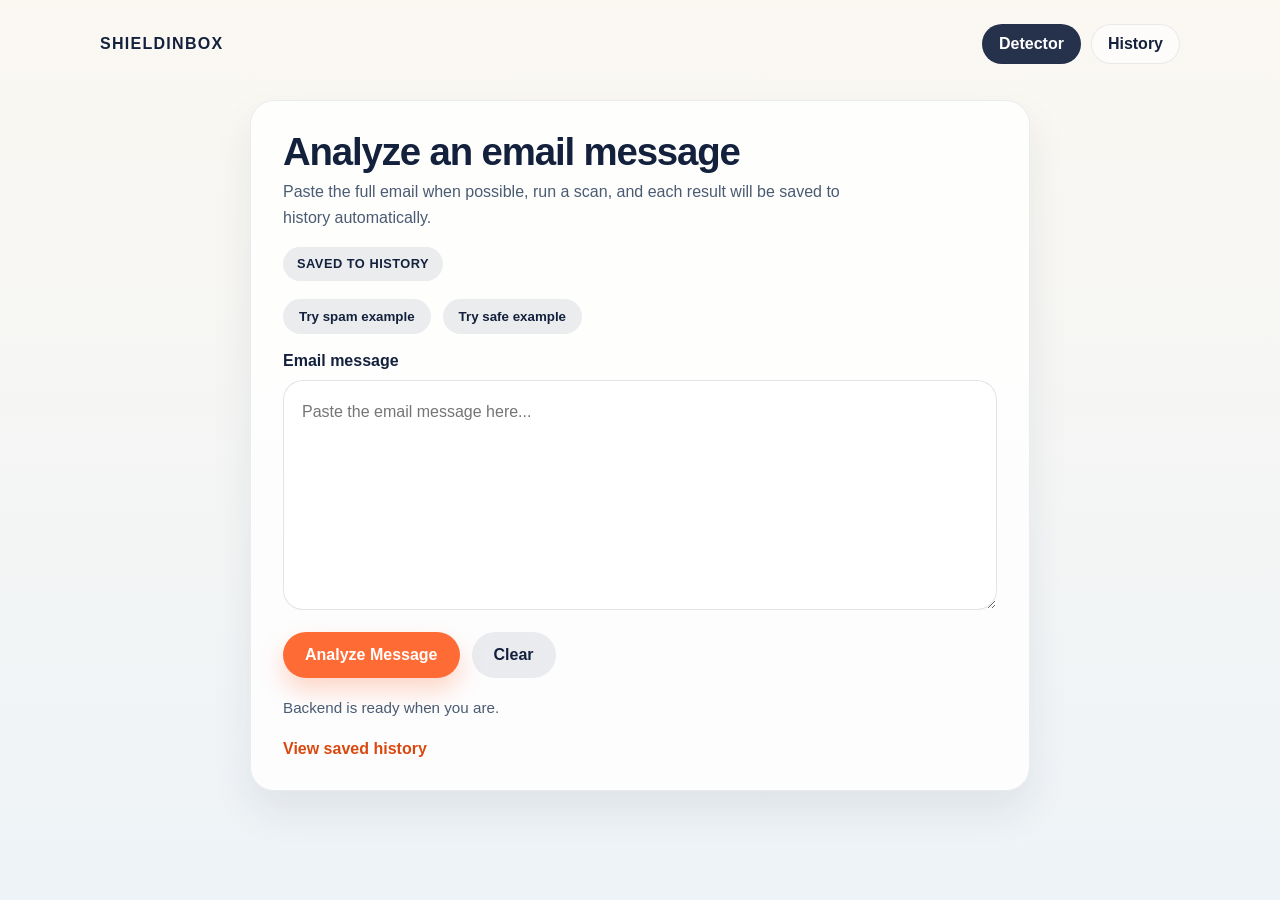
<file: frontend/index.html>
<!DOCTYPE html>
<html lang="en">
<head>
    <meta charset="UTF-8">
    <meta name="viewport" content="width=device-width, initial-scale=1.0">
    <title>Spam Email Detector</title>
    <link rel="stylesheet" href="style.css">
</head>
<body class="page-home">
    <header class="topbar">
        <a class="brand-mark" href="index.html">ShieldInbox</a>
        <nav class="top-nav" aria-label="Primary">
            <a class="nav-link active" href="index.html">Detector</a>
            <a class="nav-link" href="history.html">History</a>
        </nav>
    </header>

    <main class="home-shell">
        <section class="home-content">
            <section class="detector-panel">
                <div class="panel-header">
                    <div>
                        <h1>Analyze an email message</h1>
                        <p>Paste the full email when possible, run a scan, and each result will be saved to history automatically.</p>
                    </div>
                    <span class="panel-badge">Saved to history</span>
                </div>

                <div class="chip-row">
                    <button class="sample-chip" data-sample="spam" type="button">Try spam example</button>
                    <button class="sample-chip" data-sample="ham" type="button">Try safe example</button>
                </div>

                <label for="emailText">Email message</label>
                <textarea id="emailText" placeholder="Paste the email message here..."></textarea>

                <div class="actions">
                    <button id="analyzeBtn" type="button">Analyze Message</button>
                    <button id="clearBtn" class="secondary" type="button">Clear</button>
                </div>

                <p id="status" class="status">Backend is ready when you are.</p>

                <section id="result" class="result hidden" aria-live="polite">
                    <p class="result-tag">Prediction</p>
                    <h2 id="resultLabel">Waiting for analysis</h2>
                    <p id="resultConfidence" class="result-confidence"></p>
                </section>

                <a class="history-shortcut" href="history.html">View saved history</a>
            </section>
        </section>
    </main>

    <script src="script.js"></script>
</body>
</html>
</file>
<file: frontend/style.css>
:root {
    --bg-top: #f8f4eb;
    --bg-bottom: #dbe9f5;
    --card-bg: rgba(255, 255, 255, 0.82);
    --card-border: rgba(17, 24, 39, 0.08);
    --text-main: #14213d;
    --text-soft: #4a5b72;
    --accent: #ff6b35;
    --accent-dark: #d9480f;
    --safe: #0f766e;
    --spam: #b42318;
    --shadow: 0 28px 60px rgba(20, 33, 61, 0.12);
}

* {
    box-sizing: border-box;
}

body {
    margin: 0;
    min-height: 100vh;
    font-family: "Avenir Next", "Trebuchet MS", sans-serif;
    color: var(--text-main);
    background:
        radial-gradient(circle at top left, rgba(255, 107, 53, 0.14), transparent 28%),
        radial-gradient(circle at top right, rgba(15, 118, 110, 0.13), transparent 26%),
        linear-gradient(160deg, var(--bg-top), var(--bg-bottom));
}

body::before {
    content: "";
    position: fixed;
    inset: 0;
    background-image:
        linear-gradient(rgba(20, 33, 61, 0.03) 1px, transparent 1px),
        linear-gradient(90deg, rgba(20, 33, 61, 0.03) 1px, transparent 1px);
    background-size: 26px 26px;
    pointer-events: none;
}

.topbar,
.history-shell,
.about-shell {
    position: relative;
    z-index: 1;
    width: min(1180px, calc(100% - 48px));
    margin: 0 auto;
}

.topbar {
    padding-top: 24px;
    display: flex;
    align-items: center;
    justify-content: space-between;
    gap: 16px;
}

.brand-mark {
    color: var(--text-main);
    text-decoration: none;
    font-size: 1rem;
    font-weight: 800;
    letter-spacing: 0.08em;
    text-transform: uppercase;
}

.top-nav {
    display: flex;
    align-items: center;
    gap: 10px;
    flex-wrap: wrap;
}

.nav-link,
.history-shortcut,
.button-link {
    display: inline-flex;
    align-items: center;
    justify-content: center;
    text-decoration: none;
}

.nav-link {
    padding: 10px 16px;
    border-radius: 999px;
    color: var(--text-main);
    background: rgba(255, 255, 255, 0.58);
    border: 1px solid rgba(20, 33, 61, 0.08);
    font-weight: 700;
}

.nav-link.active {
    background: rgba(20, 33, 61, 0.92);
    color: #fff;
}

body.page-home {
    background: linear-gradient(180deg, #fbf8f2 0%, #eef3f7 100%);
}

body.page-home::before {
    background-image: none;
}

.page-home .topbar {
    width: min(1080px, calc(100% - 48px));
}

.home-shell {
    position: relative;
    z-index: 1;
    width: min(1080px, calc(100% - 48px));
    margin: 0 auto;
    padding: 36px 0 56px;
    display: grid;
    gap: 28px;
}

.detector-panel {
    border-radius: 24px;
    border: 1px solid rgba(20, 33, 61, 0.08);
    background: rgba(255, 255, 255, 0.82);
    box-shadow: 0 20px 40px rgba(20, 33, 61, 0.08);
}

.home-content {
    display: block;
}

.detector-panel {
    width: min(100%, 780px);
    margin: 0 auto;
    padding: 32px;
}

.panel-header {
    display: flex;
    align-items: flex-start;
    justify-content: space-between;
    gap: 16px;
    flex-wrap: wrap;
    margin-bottom: 18px;
}

.panel-header h1 {
    margin: 0;
    font-size: clamp(2rem, 3vw, 2.6rem);
    line-height: 1;
    letter-spacing: -0.03em;
}

.panel-header p {
    margin: 8px 0 0;
    max-width: 560px;
    color: var(--text-soft);
    line-height: 1.6;
}

.panel-badge {
    display: inline-flex;
    align-items: center;
    min-height: 34px;
    padding: 8px 14px;
    border-radius: 999px;
    background: rgba(20, 33, 61, 0.08);
    color: var(--text-main);
    font-size: 0.8rem;
    font-weight: 800;
    letter-spacing: 0.04em;
    text-transform: uppercase;
}

.page-home .chip-row {
    margin-bottom: 18px;
}

.page-home textarea {
    min-height: 230px;
    background: rgba(255, 255, 255, 0.96);
}

.page-home .result {
    margin-top: 20px;
}

.page-home .history-shortcut {
    margin-top: 20px;
    display: inline-flex;
    align-items: center;
}

.app-shell {
    position: relative;
    z-index: 1;
    width: min(1180px, calc(100% - 48px));
    margin: 0 auto;
    padding: 56px 0 48px;
    display: grid;
    grid-template-columns: minmax(0, 1.15fr) minmax(360px, 460px);
    gap: 40px;
    align-items: start;
}

.hero {
    max-width: 720px;
    padding-top: 28px;
}

.hero-visuals {
    display: grid;
    gap: 16px;
    margin-top: 28px;
    max-width: 640px;
}

.hero-flow-card {
    position: relative;
    padding: 20px;
    overflow: hidden;
    border-radius: 24px;
    border: 1px solid rgba(20, 33, 61, 0.08);
    background:
        radial-gradient(circle at top right, rgba(255, 107, 53, 0.16), transparent 34%),
        radial-gradient(circle at bottom left, rgba(15, 118, 110, 0.12), transparent 34%),
        rgba(255, 255, 255, 0.68);
    box-shadow: 0 18px 34px rgba(20, 33, 61, 0.08);
}

.hero-flow-grid {
    display: grid;
    grid-template-columns: repeat(4, minmax(0, 1fr));
    gap: 10px;
}

.flow-chip {
    display: inline-flex;
    align-items: center;
    justify-content: center;
    padding: 10px 12px;
    border-radius: 999px;
    background: rgba(255, 255, 255, 0.82);
    border: 1px solid rgba(20, 33, 61, 0.08);
    color: var(--text-main);
    font-size: 0.82rem;
    font-weight: 800;
    letter-spacing: 0.04em;
    text-transform: uppercase;
}

.hero-flow-meter {
    margin-top: 16px;
    height: 10px;
    border-radius: 999px;
    background: rgba(20, 33, 61, 0.08);
    overflow: hidden;
}

.meter-fill {
    display: block;
    width: 72%;
    height: 100%;
    border-radius: inherit;
    background: linear-gradient(90deg, var(--accent), rgba(15, 118, 110, 0.92));
    animation: meterMove 4.8s ease-in-out infinite;
}

.hero-flow-card p {
    margin: 14px 0 0;
    color: var(--text-soft);
    line-height: 1.6;
}

.hero-mini-cards {
    display: grid;
    grid-template-columns: repeat(2, minmax(0, 1fr));
    gap: 12px;
}

.hero-mini-card {
    padding: 18px;
    border-radius: 20px;
    border: 1px solid rgba(20, 33, 61, 0.08);
    background: rgba(255, 255, 255, 0.7);
    box-shadow: 0 14px 28px rgba(20, 33, 61, 0.06);
}

.hero-mini-card span {
    display: block;
    font-size: 0.8rem;
    font-weight: 700;
    letter-spacing: 0.08em;
    text-transform: uppercase;
    color: var(--text-soft);
}

.hero-mini-card strong {
    display: block;
    margin-top: 8px;
    font-size: 1.05rem;
    line-height: 1.3;
}

.eyebrow {
    margin: 0 0 12px;
    font-size: 0.85rem;
    font-weight: 700;
    letter-spacing: 0.16em;
    text-transform: uppercase;
    color: var(--accent-dark);
}

h1 {
    margin: 0;
    font-size: clamp(2.4rem, 5vw, 4.6rem);
    line-height: 0.95;
}

.intro {
    margin: 18px 0 0;
    font-size: 1.05rem;
    line-height: 1.7;
    color: var(--text-soft);
    max-width: 720px;
}

.detector-card {
    position: relative;
    width: 100%;
    backdrop-filter: blur(16px);
    background:
        linear-gradient(180deg, rgba(255, 255, 255, 0.92), rgba(255, 255, 255, 0.8)),
        var(--card-bg);
    border: 1px solid var(--card-border);
    border-radius: 28px;
    padding: 28px;
    box-shadow: var(--shadow);
    overflow: hidden;
}

.detector-card::before {
    content: "";
    position: absolute;
    inset: -20% auto auto -10%;
    width: 180px;
    height: 180px;
    border-radius: 50%;
    background: radial-gradient(circle, rgba(255, 107, 53, 0.18), transparent 66%);
    pointer-events: none;
}

.detector-card-visual {
    position: relative;
    display: grid;
    gap: 12px;
    margin-bottom: 16px;
    padding: 16px;
    border-radius: 24px;
    background:
        linear-gradient(180deg, rgba(248, 244, 235, 0.82), rgba(255, 255, 255, 0.64));
    border: 1px solid rgba(20, 33, 61, 0.08);
    box-shadow: inset 0 1px 0 rgba(255, 255, 255, 0.72);
}

.detector-visual-header {
    display: flex;
    align-items: center;
    justify-content: space-between;
    gap: 12px;
    flex-wrap: wrap;
}

.detector-lights {
    display: flex;
    gap: 8px;
}

.detector-light {
    width: 11px;
    height: 11px;
    border-radius: 50%;
    box-shadow: 0 0 0 3px rgba(255, 255, 255, 0.68);
}

.detector-light-red {
    background: #f05b52;
}

.detector-light-amber {
    background: #f6bf4f;
}

.detector-light-green {
    background: #34c58b;
}

.detector-visual-badges {
    display: flex;
    gap: 8px;
    flex-wrap: wrap;
}

.detector-badge {
    display: inline-flex;
    align-items: center;
    justify-content: center;
    min-height: 32px;
    padding: 7px 12px;
    border-radius: 999px;
    background: rgba(255, 255, 255, 0.76);
    border: 1px solid rgba(20, 33, 61, 0.08);
    color: var(--text-main);
    font-size: 0.78rem;
    font-weight: 800;
    letter-spacing: 0.04em;
    text-transform: uppercase;
}

.detector-badge-live {
    color: var(--accent-dark);
}

.detector-scan {
    position: relative;
    min-height: 110px;
    overflow: hidden;
    border-radius: 20px;
    background:
        linear-gradient(rgba(20, 33, 61, 0.04) 1px, transparent 1px),
        linear-gradient(90deg, rgba(20, 33, 61, 0.04) 1px, transparent 1px),
        linear-gradient(135deg, rgba(255, 255, 255, 0.92), rgba(248, 244, 235, 0.72));
    background-size: 16px 16px, 16px 16px, auto;
    border: 1px solid rgba(20, 33, 61, 0.08);
}

.detector-scan-line {
    position: absolute;
    inset: 0 auto 0 0;
    width: 34%;
    background: linear-gradient(90deg, rgba(255, 107, 53, 0.02), rgba(255, 107, 53, 0.22), rgba(255, 107, 53, 0.02));
    animation: scanSweep 4.2s ease-in-out infinite;
}

.detector-scan-core {
    position: absolute;
    top: 50%;
    left: 50%;
    z-index: 2;
    width: 136px;
    padding: 12px 14px;
    border-radius: 18px;
    transform: translate(-50%, -50%);
    text-align: center;
    background: rgba(255, 255, 255, 0.78);
    border: 1px solid rgba(20, 33, 61, 0.08);
    box-shadow: 0 10px 22px rgba(20, 33, 61, 0.08);
    backdrop-filter: blur(10px);
}

.detector-scan-core span {
    display: block;
    font-size: 0.7rem;
    font-weight: 800;
    letter-spacing: 0.12em;
    text-transform: uppercase;
    color: var(--text-soft);
}

.detector-scan-core strong {
    display: block;
    margin-top: 6px;
    font-size: 1rem;
    line-height: 1.2;
}

.detector-scan-grid {
    position: absolute;
    inset: 0;
    display: flex;
    align-items: center;
    justify-content: space-evenly;
    gap: 8px;
    padding: 0 20px;
}

.detector-scan-grid span {
    display: block;
    width: 13%;
    min-width: 20px;
    border-radius: 999px;
    background: linear-gradient(180deg, rgba(255, 107, 53, 0.16), rgba(20, 33, 61, 0.05));
    opacity: 0.9;
}

.detector-scan-grid span:nth-child(1) {
    height: 20px;
}

.detector-scan-grid span:nth-child(2) {
    height: 52px;
}

.detector-scan-grid span:nth-child(3) {
    height: 70px;
}

.detector-scan-grid span:nth-child(4) {
    height: 48px;
}

.detector-scan-grid span:nth-child(5) {
    height: 24px;
}

.chip-row {
    display: flex;
    gap: 12px;
    flex-wrap: wrap;
    margin-bottom: 20px;
}

.sample-chip,
.actions button {
    border: 0;
    border-radius: 999px;
    cursor: pointer;
    transition: transform 0.18s ease, box-shadow 0.18s ease, background 0.18s ease;
}

.sample-chip {
    padding: 10px 16px;
    background: rgba(20, 33, 61, 0.08);
    color: var(--text-main);
    font-weight: 700;
}

.sample-chip:hover,
.actions button:hover {
    transform: translateY(-1px);
}

label {
    display: block;
    margin-bottom: 10px;
    font-weight: 700;
}

textarea {
    width: 100%;
    min-height: 240px;
    resize: vertical;
    padding: 18px;
    border: 1px solid rgba(20, 33, 61, 0.12);
    border-radius: 20px;
    background: rgba(255, 255, 255, 0.9);
    color: var(--text-main);
    font: inherit;
    line-height: 1.6;
    outline: none;
}

textarea:focus {
    border-color: rgba(255, 107, 53, 0.5);
    box-shadow: 0 0 0 4px rgba(255, 107, 53, 0.12);
}

.actions {
    display: flex;
    gap: 12px;
    flex-wrap: wrap;
    margin-top: 18px;
}

.actions button {
    padding: 14px 22px;
    font: inherit;
    font-weight: 700;
}

#analyzeBtn {
    background: var(--accent);
    color: #fff;
    box-shadow: 0 12px 24px rgba(255, 107, 53, 0.28);
}

#analyzeBtn:hover {
    background: var(--accent-dark);
}

.secondary {
    background: rgba(20, 33, 61, 0.08);
    color: var(--text-main);
}

.button-link {
    min-height: 50px;
    padding: 14px 22px;
    border-radius: 999px;
    background: var(--accent);
    color: #fff;
    font-weight: 700;
    box-shadow: 0 12px 24px rgba(255, 107, 53, 0.24);
}

.button-link:hover {
    background: var(--accent-dark);
}

.result {
    margin-top: 24px;
    padding: 20px;
    border-radius: 22px;
    border: 1px solid transparent;
}

.result.safe {
    background: rgba(15, 118, 110, 0.08);
    border-color: rgba(15, 118, 110, 0.24);
}

.result.spam {
    background: rgba(180, 35, 24, 0.08);
    border-color: rgba(180, 35, 24, 0.2);
}

.result-tag {
    margin: 0;
    font-size: 0.8rem;
    text-transform: uppercase;
    letter-spacing: 0.12em;
    color: var(--text-soft);
}

.result h2 {
    margin: 10px 0 8px;
    font-size: 1.9rem;
}

.result-confidence,
.status {
    margin: 0;
    line-height: 1.6;
    color: var(--text-soft);
}

.status {
    margin-top: 18px;
    font-size: 0.95rem;
}

.history-shortcut {
    margin-top: 18px;
    color: var(--accent-dark);
    font-weight: 700;
}

.history-shortcut:hover {
    text-decoration: underline;
}

.history-shell {
    padding: 40px 0 48px;
    display: grid;
    gap: 26px;
}

.about-shell {
    padding: 40px 0 48px;
    display: grid;
    gap: 26px;
}

.about-hero-grid {
    display: grid;
    grid-template-columns: minmax(0, 1.05fr) minmax(360px, 420px);
    gap: 24px;
    align-items: stretch;
}

.about-hero {
    padding-top: 16px;
}

.about-meta {
    display: grid;
    grid-template-columns: repeat(3, minmax(0, 1fr));
    gap: 12px;
    margin-top: 24px;
}

.about-meta-card {
    padding: 18px;
    border-radius: 20px;
    border: 1px solid rgba(20, 33, 61, 0.08);
    background: rgba(255, 255, 255, 0.66);
    box-shadow: 0 14px 28px rgba(20, 33, 61, 0.08);
}

.about-meta-card span {
    display: block;
    font-size: 0.78rem;
    font-weight: 700;
    letter-spacing: 0.08em;
    text-transform: uppercase;
    color: var(--text-soft);
}

.about-meta-card strong {
    display: block;
    margin-top: 8px;
    font-size: 1.05rem;
    line-height: 1.35;
}

.about-visual {
    position: relative;
    padding: 22px;
    overflow: hidden;
    border-radius: 30px;
    border: 1px solid rgba(20, 33, 61, 0.1);
    background:
        radial-gradient(circle at top right, rgba(255, 107, 53, 0.35), transparent 32%),
        radial-gradient(circle at bottom left, rgba(15, 118, 110, 0.3), transparent 32%),
        linear-gradient(160deg, rgba(20, 33, 61, 0.96), rgba(31, 46, 86, 0.92));
    box-shadow: var(--shadow);
}

.signal-stage {
    position: relative;
    min-height: 320px;
    display: flex;
    align-items: center;
    justify-content: center;
    border-radius: 24px;
    overflow: hidden;
    background:
        linear-gradient(rgba(255, 255, 255, 0.06) 1px, transparent 1px),
        linear-gradient(90deg, rgba(255, 255, 255, 0.06) 1px, transparent 1px),
        linear-gradient(180deg, rgba(255, 255, 255, 0.08), rgba(255, 255, 255, 0.03));
    background-size: 26px 26px, 26px 26px, auto;
    border: 1px solid rgba(255, 255, 255, 0.12);
}

.signal-ring {
    position: absolute;
    border-radius: 50%;
    border: 1px solid rgba(255, 255, 255, 0.14);
    animation: signalPulse 8s ease-in-out infinite;
}

.signal-ring-one {
    width: 290px;
    height: 290px;
}

.signal-ring-two {
    width: 220px;
    height: 220px;
    animation-delay: -2s;
}

.signal-ring-three {
    width: 150px;
    height: 150px;
    animation-delay: -4s;
}

.signal-node {
    position: relative;
    z-index: 2;
    width: 172px;
    height: 172px;
    display: grid;
    place-content: center;
    text-align: center;
    border-radius: 50%;
    background: linear-gradient(180deg, rgba(255, 255, 255, 0.2), rgba(255, 255, 255, 0.08));
    border: 1px solid rgba(255, 255, 255, 0.2);
    box-shadow: 0 20px 40px rgba(4, 10, 28, 0.3);
    backdrop-filter: blur(12px);
}

.signal-node span {
    font-size: 0.78rem;
    font-weight: 700;
    letter-spacing: 0.14em;
    text-transform: uppercase;
    color: rgba(255, 255, 255, 0.7);
}

.signal-node strong {
    margin-top: 8px;
    font-size: 1.45rem;
    line-height: 1.05;
    color: #fff;
}

.signal-pill {
    position: absolute;
    z-index: 3;
    padding: 10px 14px;
    border-radius: 999px;
    background: rgba(255, 255, 255, 0.12);
    border: 1px solid rgba(255, 255, 255, 0.16);
    backdrop-filter: blur(8px);
    color: #fff;
    font-size: 0.88rem;
    font-weight: 700;
    box-shadow: 0 12px 22px rgba(4, 10, 28, 0.18);
    animation: aboutFloat 5.5s ease-in-out infinite;
}

.signal-pill-top {
    top: 24px;
    left: 50%;
    transform: translateX(-50%);
}

.signal-pill-right {
    top: 50%;
    right: 18px;
    transform: translateY(-50%);
    animation-delay: -1.6s;
}

.signal-pill-bottom {
    left: 24px;
    bottom: 24px;
    animation-delay: -3.2s;
}

.visual-stats {
    display: grid;
    gap: 12px;
    margin-top: 16px;
}

.visual-stat {
    display: flex;
    align-items: center;
    justify-content: space-between;
    gap: 16px;
    padding: 14px 16px;
    border-radius: 18px;
    background: rgba(255, 255, 255, 0.1);
    border: 1px solid rgba(255, 255, 255, 0.12);
}

.visual-stat span {
    color: rgba(255, 255, 255, 0.72);
    font-size: 0.8rem;
    font-weight: 700;
    letter-spacing: 0.08em;
    text-transform: uppercase;
}

.visual-stat strong {
    color: #fff;
    font-size: 0.98rem;
    text-align: right;
}

.history-panel {
    backdrop-filter: blur(16px);
    background: var(--card-bg);
    border: 1px solid var(--card-border);
    border-radius: 28px;
    padding: 28px;
    box-shadow: var(--shadow);
}

.history-toolbar {
    display: grid;
    gap: 24px;
}

.history-panel-head {
    display: flex;
    align-items: flex-end;
    justify-content: space-between;
    gap: 24px;
    flex-wrap: wrap;
}

.history-panel-copy {
    display: grid;
    gap: 12px;
    max-width: 620px;
}

.history-panel-copy h1 {
    margin: 0 0 10px;
    font-size: 1.75rem;
    line-height: 1.08;
}

.history-panel-copy p {
    margin: 0;
    color: var(--text-soft);
    line-height: 1.7;
}

.history-stats {
    display: grid;
    grid-template-columns: repeat(3, minmax(180px, 1fr));
    gap: 14px;
}

.stat-card {
    position: relative;
    min-height: 110px;
    padding: 16px 18px;
    border-radius: 20px;
    background: rgba(255, 255, 255, 0.72);
    border: 1px solid rgba(20, 33, 61, 0.08);
    overflow: hidden;
}

.stat-card::before {
    content: "";
    position: absolute;
    inset: 0 auto 0 0;
    width: 4px;
    background: linear-gradient(180deg, var(--accent), rgba(15, 118, 110, 0.88));
}

.stat-card span {
    display: block;
    font-size: 0.86rem;
    color: var(--text-soft);
}

.stat-card strong {
    display: block;
    margin-top: 8px;
    font-size: 2rem;
    line-height: 1;
}

.history-actions {
    display: flex;
    gap: 12px;
    flex-wrap: wrap;
    margin-top: 0;
}

.history-actions .secondary,
.history-actions .button-link {
    min-height: 50px;
    padding: 14px 22px;
    font: inherit;
    font-weight: 700;
}

.empty-state {
    margin-top: 24px;
    padding: 26px;
    border-radius: 22px;
    background: rgba(255, 255, 255, 0.72);
    border: 1px dashed rgba(20, 33, 61, 0.12);
}

.empty-state h2 {
    margin: 0 0 8px;
    font-size: 1.4rem;
}

.empty-state p {
    margin: 0;
    color: var(--text-soft);
    line-height: 1.6;
}

.table-wrap {
    margin-top: 22px;
    overflow-x: auto;
    border-radius: 22px;
    border: 1px solid rgba(20, 33, 61, 0.08);
    background: rgba(255, 255, 255, 0.76);
    box-shadow: inset 0 1px 0 rgba(255, 255, 255, 0.6);
}

.history-table {
    width: 100%;
    min-width: 760px;
    border-collapse: collapse;
}

.history-table th,
.history-table td {
    padding: 16px 18px;
    text-align: left;
    border-bottom: 1px solid rgba(20, 33, 61, 0.08);
    vertical-align: top;
}

.history-table th {
    position: sticky;
    top: 0;
    z-index: 1;
    background: rgba(248, 244, 235, 0.96);
    font-size: 0.84rem;
    letter-spacing: 0.08em;
    text-transform: uppercase;
    color: var(--text-soft);
}

.history-table tbody tr {
    transition: background 0.18s ease;
}

.history-table tbody tr:hover {
    background: rgba(20, 33, 61, 0.04);
}

.history-table tbody tr:last-child td {
    border-bottom: 0;
}

.message-cell {
    min-width: 320px;
    max-width: 520px;
    line-height: 1.6;
    color: var(--text-main);
}

.label-pill {
    display: inline-flex;
    align-items: center;
    justify-content: center;
    min-width: 72px;
    padding: 8px 12px;
    border-radius: 999px;
    font-size: 0.85rem;
    font-weight: 800;
}

.label-pill.spam {
    background: rgba(180, 35, 24, 0.12);
    color: var(--spam);
}

.label-pill.safe {
    background: rgba(15, 118, 110, 0.12);
    color: var(--safe);
}

.about-grid {
    display: grid;
    grid-template-columns: repeat(2, minmax(0, 1fr));
    gap: 20px;
    align-items: start;
}

.about-card {
    position: relative;
    padding: 24px;
    border-radius: 26px;
    border: 1px solid rgba(20, 33, 61, 0.08);
    background: rgba(255, 255, 255, 0.76);
    box-shadow: var(--shadow);
    overflow: hidden;
}

.about-card::before {
    content: "";
    position: absolute;
    top: 0;
    left: 24px;
    width: 84px;
    height: 4px;
    border-radius: 999px;
    background: linear-gradient(90deg, var(--accent), rgba(15, 118, 110, 0.8));
}

.about-card-wide {
    grid-column: 1 / -1;
}

.section-tag {
    margin: 0 0 10px;
    font-size: 0.78rem;
    font-weight: 800;
    letter-spacing: 0.14em;
    text-transform: uppercase;
    color: var(--accent-dark);
}

.about-card h2 {
    margin: 0 0 12px;
    font-size: 1.8rem;
    line-height: 1.05;
}

.about-card p {
    margin: 0;
    color: var(--text-soft);
    line-height: 1.7;
}

.feature-list,
.flow-list {
    margin: 0;
    padding-left: 20px;
    color: var(--text-soft);
    line-height: 1.8;
}

.stack-list {
    display: flex;
    flex-wrap: wrap;
    gap: 10px;
}

.stack-pill {
    display: inline-flex;
    align-items: center;
    padding: 10px 14px;
    border-radius: 999px;
    background: rgba(20, 33, 61, 0.08);
    color: var(--text-main);
    font-weight: 700;
}

.about-highlight {
    display: grid;
    grid-template-columns: repeat(3, minmax(0, 1fr));
    gap: 14px;
}

.highlight-step {
    display: grid;
    gap: 10px;
    padding: 18px;
    border-radius: 22px;
    background: rgba(255, 255, 255, 0.92);
    border: 1px solid rgba(20, 33, 61, 0.08);
}

.highlight-step strong {
    font-size: 2rem;
    line-height: 1;
    color: var(--accent-dark);
}

.highlight-step span {
    color: var(--text-soft);
    line-height: 1.6;
}

@keyframes aboutFloat {
    0%,
    100% {
        margin-top: 0;
    }
    50% {
        margin-top: -6px;
    }
}

@keyframes meterMove {
    0%,
    100% {
        width: 72%;
    }
    50% {
        width: 88%;
    }
}

@keyframes scanSweep {
    0%,
    100% {
        transform: translateX(-10%);
        opacity: 0.72;
    }
    50% {
        transform: translateX(122%);
        opacity: 0.95;
    }
}

@keyframes signalPulse {
    0%,
    100% {
        transform: scale(1);
        opacity: 0.8;
    }
    50% {
        transform: scale(1.06);
        opacity: 1;
    }
}

.hidden {
    display: none;
}

@media (max-width: 960px) {
    .topbar,
    .history-shell,
    .about-shell,
    .app-shell {
        width: min(960px, calc(100% - 32px));
    }

    .topbar {
        padding-top: 18px;
    }

    .app-shell {
        grid-template-columns: 1fr;
        gap: 24px;
        padding-top: 40px;
    }

    .home-shell {
        width: min(960px, calc(100% - 32px));
        padding-top: 28px;
    }

    .hero {
        max-width: 640px;
        padding-top: 0;
    }

    .history-stats {
        grid-template-columns: repeat(3, minmax(0, 1fr));
    }

    .hero-flow-grid {
        grid-template-columns: repeat(2, minmax(0, 1fr));
    }

    .detector-scan-core {
        width: 124px;
    }

    .history-toolbar {
        gap: 20px;
    }

    .history-panel-head {
        align-items: flex-start;
    }

    .about-hero-grid {
        grid-template-columns: 1fr;
    }

    .about-meta {
        grid-template-columns: repeat(2, minmax(0, 1fr));
    }

    .about-grid {
        grid-template-columns: 1fr;
    }

    .about-card,
    .about-card-wide {
        grid-column: auto;
    }

    .about-highlight {
        grid-template-columns: 1fr;
    }
}

@media (max-width: 640px) {
    .topbar,
    .history-shell,
    .about-shell,
    .app-shell {
        width: calc(100% - 24px);
    }

    .topbar {
        align-items: flex-start;
        flex-direction: column;
        padding-top: 16px;
    }

    .app-shell {
        padding-top: 28px;
        padding-bottom: 32px;
    }

    .home-shell {
        width: calc(100% - 24px);
        padding-top: 20px;
        padding-bottom: 36px;
    }

    .detector-panel {
        padding: 20px;
    }

    .panel-header h1 {
        font-size: 1.75rem;
    }

    .detector-card {
        padding: 20px;
    }

    .history-panel {
        padding: 20px;
    }

    .history-stats {
        grid-template-columns: 1fr;
    }

    .history-panel-head {
        flex-direction: column;
        align-items: stretch;
    }

    .about-hero {
        padding-top: 0;
    }

    .about-card {
        padding: 20px;
    }

    .about-meta {
        grid-template-columns: 1fr;
    }

    .hero-mini-cards {
        grid-template-columns: 1fr;
    }

    .about-visual {
        padding: 18px;
    }

    .detector-card-visual {
        padding: 14px;
        margin-bottom: 14px;
    }

    .detector-visual-header {
        align-items: flex-start;
        flex-direction: column;
    }

    .detector-scan {
        min-height: 92px;
    }

    .detector-scan-core {
        width: 110px;
        padding: 10px 12px;
    }

    .detector-scan-core strong {
        font-size: 0.88rem;
    }

    .signal-stage {
        min-height: 280px;
    }

    .signal-pill-right {
        right: 12px;
    }

    .signal-pill-bottom {
        left: 14px;
        bottom: 14px;
    }

    textarea {
        min-height: 220px;
    }

    .actions button,
    .history-actions .secondary,
    .history-actions .button-link {
        width: 100%;
        justify-content: center;
    }
}
</file>
